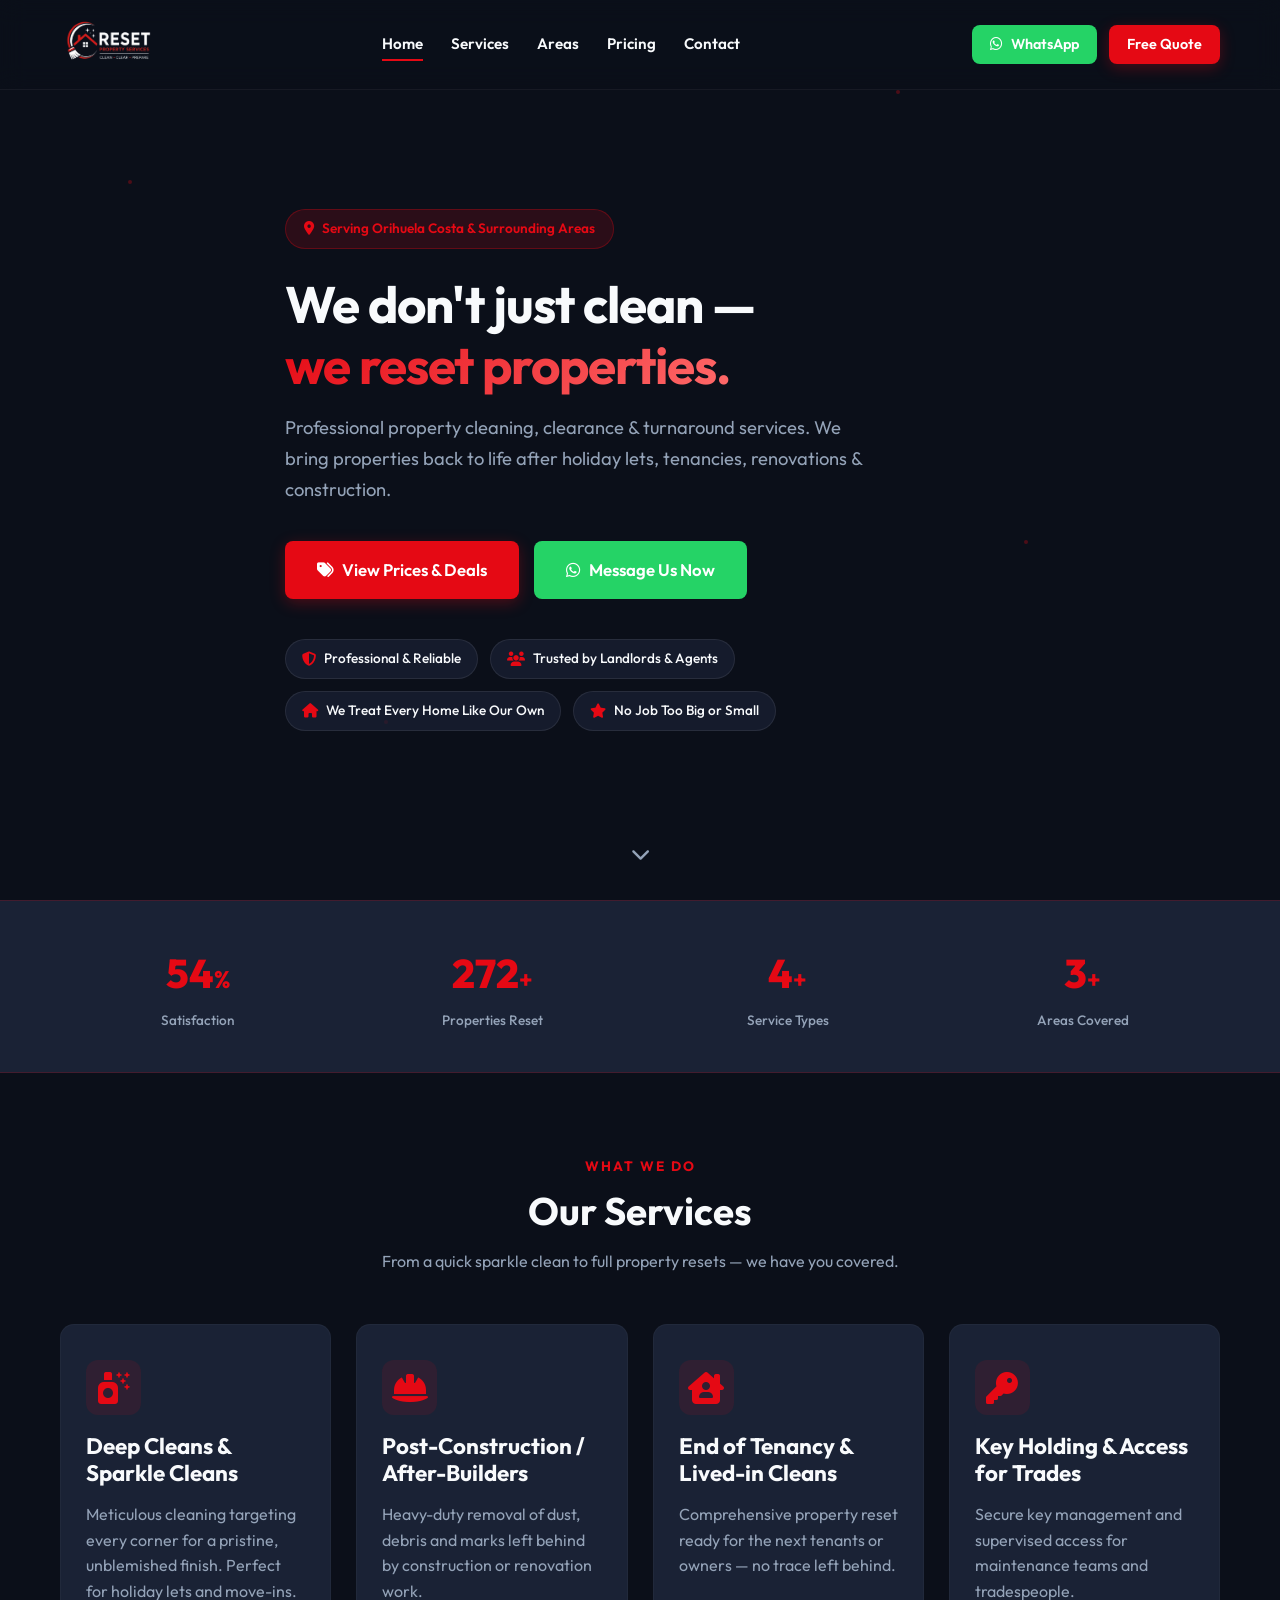
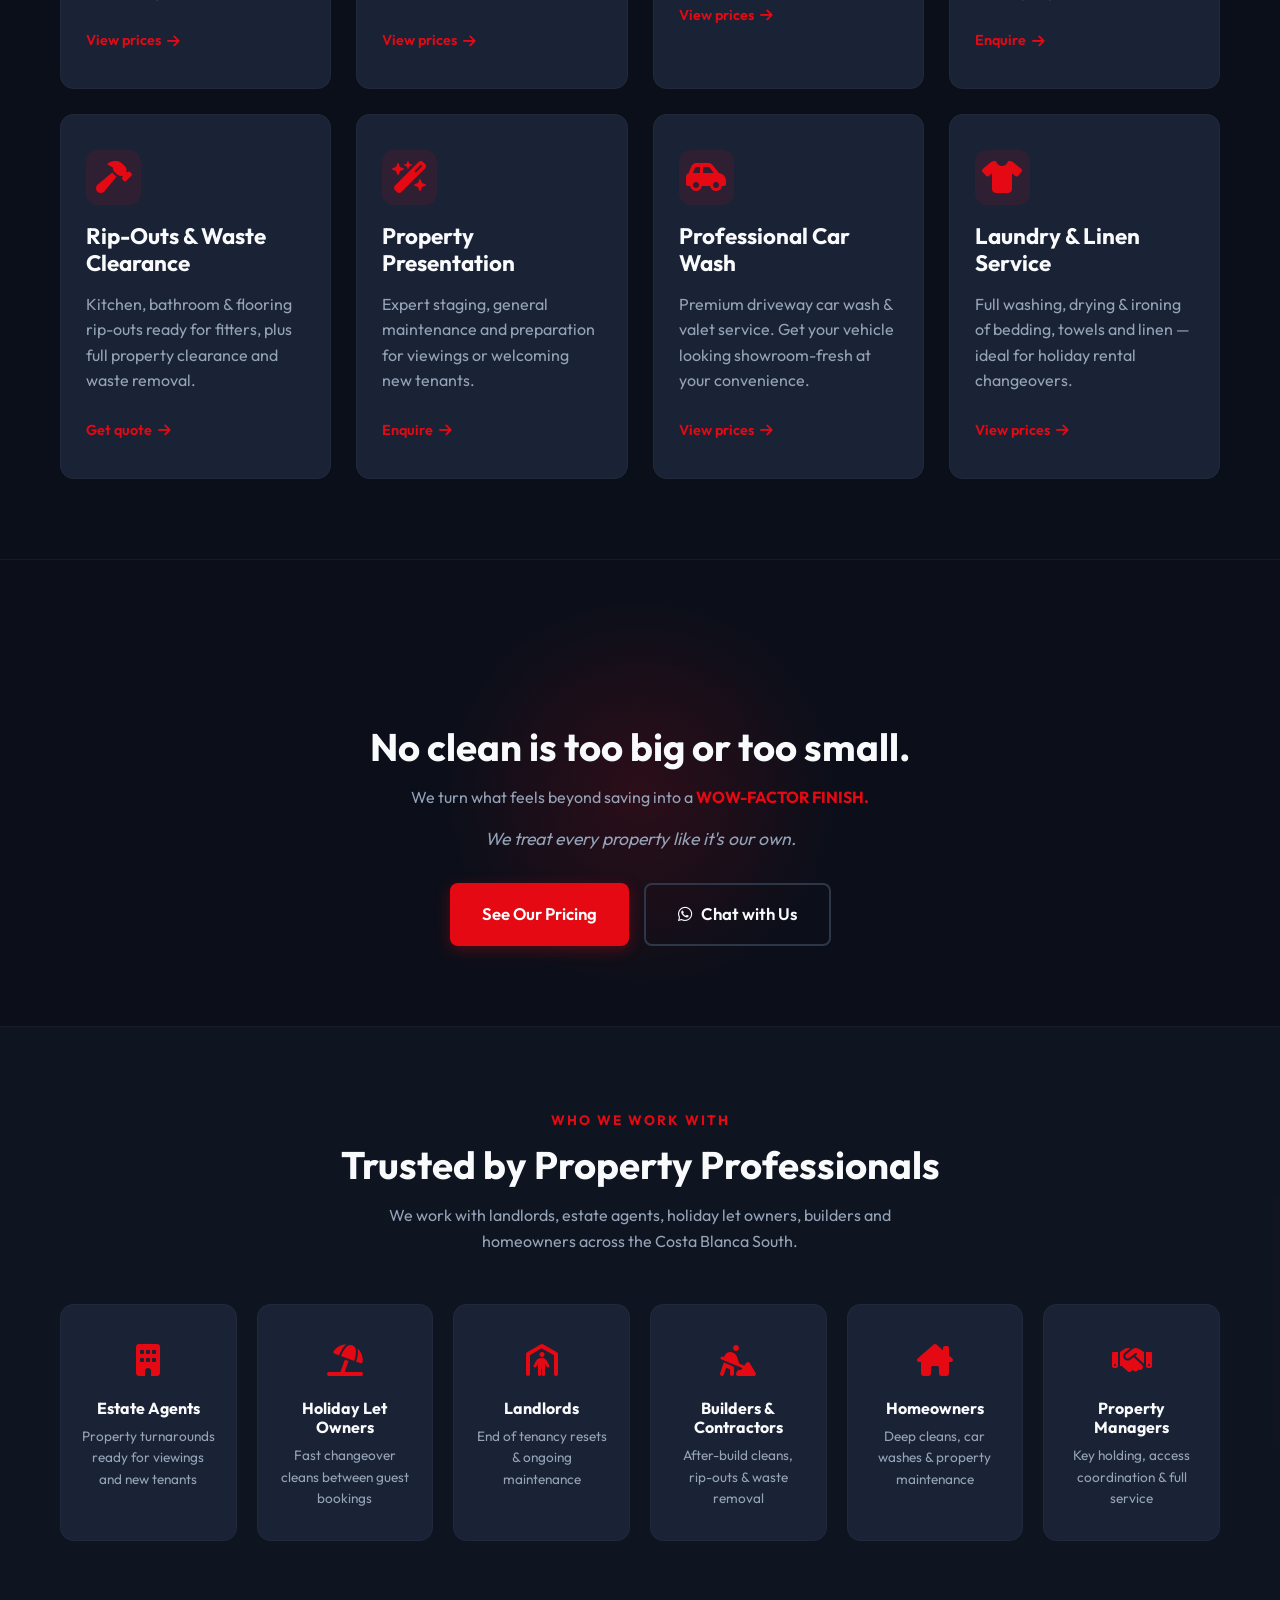
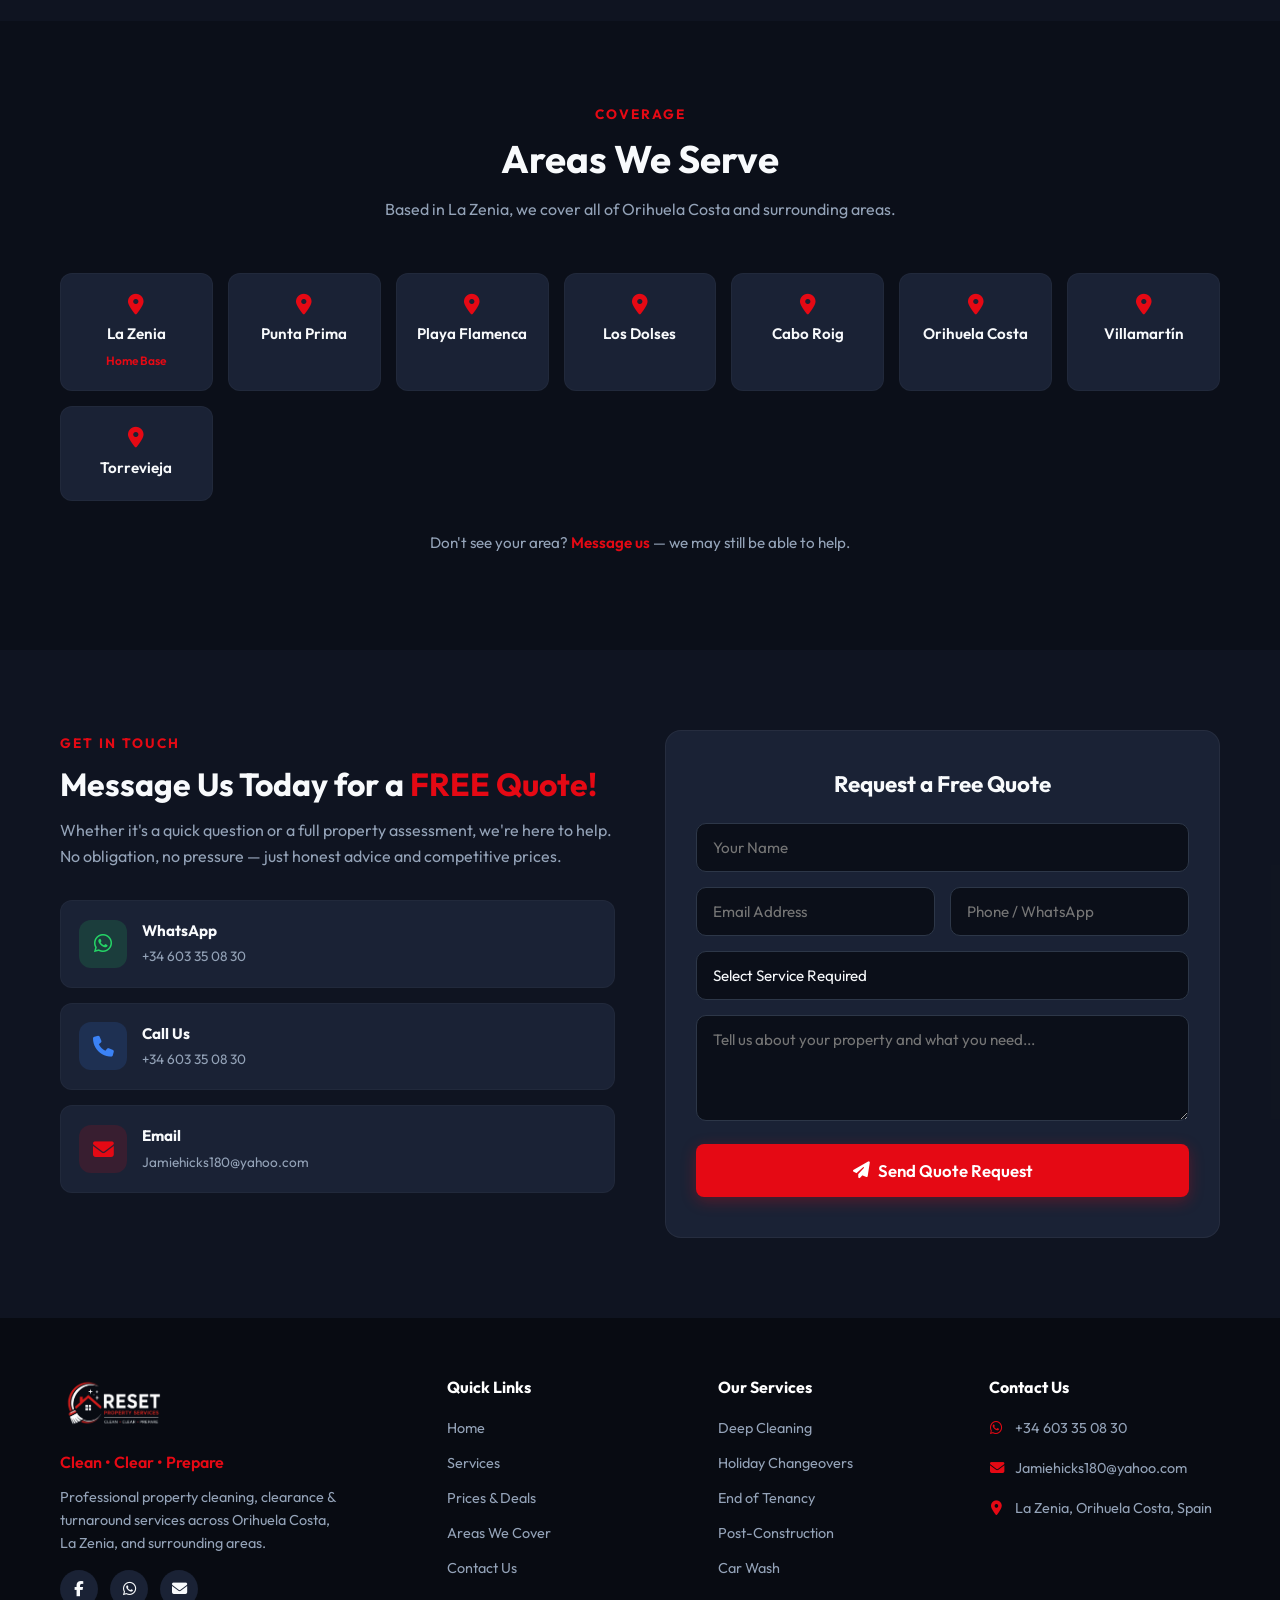
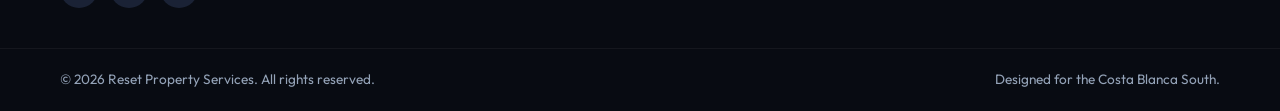
<file: index.html>
<!DOCTYPE html>
<html lang="en">
<head>
    <meta charset="UTF-8">
    <meta name="viewport" content="width=device-width, initial-scale=1.0">
    <title>Reset Property Services | Professional Cleaning & Property Turnaround — Orihuela Costa</title>
    <meta name="description" content="Professional property cleaning, clearance &amp; turnaround services in La Zenia, Punta Prima, Playa Flamenca, Los Dolses, Cabo Roig and all Orihuela Costa. We reset properties to WOW-factor finish.">
    <link rel="stylesheet" href="style.css">
    <link href="https://fonts.googleapis.com/css2?family=Outfit:wght@300;400;500;600;700;800;900&display=swap" rel="stylesheet">
    <link rel="stylesheet" href="https://cdnjs.cloudflare.com/ajax/libs/font-awesome/6.5.0/css/all.min.css">
</head>
<body>

    <!-- Navigation -->
    <nav class="navbar" id="navbar">
        <div class="container nav-container">
            <a href="index.html" class="logo">
                <img src="logo.png" alt="Reset Property Services Logo" class="logo-img">
            </a>
            
            <div class="nav-links">
                <a href="index.html" class="active">Home</a>
                <a href="#services">Services</a>
                <a href="#areas">Areas</a>
                <a href="prices.html">Pricing</a>
                <a href="#contact">Contact</a>
            </div>
            
            <div class="nav-contact">
                <a href="https://wa.me/34603350830" class="btn btn-whatsapp btn-sm" target="_blank">
                    <i class="fab fa-whatsapp"></i> WhatsApp
                </a>
                <a href="#contact" class="btn btn-primary btn-sm">Free Quote</a>
            </div>

            <button class="mobile-toggle" id="mobileToggle" aria-label="Open menu">
                <span></span><span></span><span></span>
            </button>
        </div>
    </nav>

    <!-- Mobile Menu -->
    <div class="mobile-menu" id="mobileMenu">
        <button class="mobile-close" id="mobileClose" aria-label="Close menu"><i class="fas fa-times"></i></button>
        <div class="mobile-brand">
            <img src="logo.png" alt="Reset Property Services" class="mobile-logo">
        </div>
        <div class="mobile-links">
            <a href="index.html" class="active">Home</a>
            <a href="#services">Services</a>
            <a href="#areas">Areas We Cover</a>
            <a href="prices.html">Pricing & Deals</a>
            <a href="#contact">Contact</a>
        </div>
        <div class="mobile-bottom">
            <a href="https://wa.me/34603350830" class="btn btn-whatsapp full-width" target="_blank"><i class="fab fa-whatsapp"></i> +34 603 35 08 30</a>
            <a href="mailto:Jamiehicks180@yahoo.com" class="btn btn-outline full-width"><i class="fas fa-envelope"></i> Email Us</a>
        </div>
    </div>
    <div class="mobile-overlay" id="mobileOverlay"></div>

    <!-- Hero Section -->
    <header class="hero">
        <div class="hero-bg"></div>
        <div class="hero-overlay"></div>
        
        <!-- Floating particles -->
        <div class="particles">
            <div class="particle"></div>
            <div class="particle"></div>
            <div class="particle"></div>
            <div class="particle"></div>
            <div class="particle"></div>
        </div>

        <div class="container hero-content">
            <div class="hero-badge animate-up">
                <i class="fas fa-map-marker-alt"></i> Serving Orihuela Costa & Surrounding Areas
            </div>
            <h1 class="animate-up delay-1">We don't just clean —<br><span class="text-gradient">we reset properties.</span></h1>
            <p class="hero-sub animate-up delay-2">Professional property cleaning, clearance & turnaround services. We bring properties back to life after holiday lets, tenancies, renovations & construction.</p>
            <div class="hero-actions animate-up delay-3">
                <a href="prices.html" class="btn btn-primary btn-large"><i class="fas fa-tags"></i> View Prices & Deals</a>
                <a href="https://wa.me/34603350830" class="btn btn-whatsapp btn-large" target="_blank"><i class="fab fa-whatsapp"></i> Message Us Now</a>
            </div>
            <div class="trust-row animate-up delay-4">
                <div class="trust-item">
                    <i class="fas fa-shield-alt"></i>
                    <span>Professional & Reliable</span>
                </div>
                <div class="trust-item">
                    <i class="fas fa-users"></i>
                    <span>Trusted by Landlords & Agents</span>
                </div>
                <div class="trust-item">
                    <i class="fas fa-home"></i>
                    <span>We Treat Every Home Like Our Own</span>
                </div>
                <div class="trust-item">
                    <i class="fas fa-star"></i>
                    <span>No Job Too Big or Small</span>
                </div>
            </div>
        </div>

        <div class="hero-scroll">
            <a href="#services"><i class="fas fa-chevron-down"></i></a>
        </div>
    </header>

    <!-- Stats Counter -->
    <section class="stats-bar">
        <div class="container stats-container">
            <div class="stat-item">
                <span class="stat-number" data-target="100">0</span><span class="stat-suffix">%</span>
                <span class="stat-label">Satisfaction</span>
            </div>
            <div class="stat-item">
                <span class="stat-number" data-target="500">0</span><span class="stat-suffix">+</span>
                <span class="stat-label">Properties Reset</span>
            </div>
            <div class="stat-item">
                <span class="stat-number" data-target="8">0</span><span class="stat-suffix">+</span>
                <span class="stat-label">Service Types</span>
            </div>
            <div class="stat-item">
                <span class="stat-number" data-target="6">0</span><span class="stat-suffix">+</span>
                <span class="stat-label">Areas Covered</span>
            </div>
        </div>
    </section>

    <!-- Services Section -->
    <section id="services" class="services-section">
        <div class="container">
            <div class="section-header text-center">
                <span class="section-tag">What We Do</span>
                <h2>Our Services</h2>
                <p>From a quick sparkle clean to full property resets — we have you covered.</p>
            </div>

            <div class="services-grid">
                <div class="service-card reveal">
                    <div class="service-icon-wrap">
                        <i class="fas fa-spray-can-sparkles"></i>
                    </div>
                    <h3>Deep Cleans & Sparkle Cleans</h3>
                    <p>Meticulous cleaning targeting every corner for a pristine, unblemished finish. Perfect for holiday lets and move-ins.</p>
                    <a href="prices.html" class="card-link">View prices <i class="fas fa-arrow-right"></i></a>
                </div>
                <div class="service-card reveal">
                    <div class="service-icon-wrap">
                        <i class="fas fa-helmet-safety"></i>
                    </div>
                    <h3>Post-Construction / After-Builders</h3>
                    <p>Heavy-duty removal of dust, debris and marks left behind by construction or renovation work.</p>
                    <a href="prices.html" class="card-link">View prices <i class="fas fa-arrow-right"></i></a>
                </div>
                <div class="service-card reveal">
                    <div class="service-icon-wrap">
                        <i class="fas fa-house-chimney-user"></i>
                    </div>
                    <h3>End of Tenancy & Lived-in Cleans</h3>
                    <p>Comprehensive property reset ready for the next tenants or owners — no trace left behind.</p>
                    <a href="prices.html" class="card-link">View prices <i class="fas fa-arrow-right"></i></a>
                </div>
                <div class="service-card reveal">
                    <div class="service-icon-wrap">
                        <i class="fas fa-key"></i>
                    </div>
                    <h3>Key Holding & Access for Trades</h3>
                    <p>Secure key management and supervised access for maintenance teams and tradespeople.</p>
                    <a href="#contact" class="card-link">Enquire <i class="fas fa-arrow-right"></i></a>
                </div>
                <div class="service-card reveal">
                    <div class="service-icon-wrap">
                        <i class="fas fa-hammer"></i>
                    </div>
                    <h3>Rip-Outs & Waste Clearance</h3>
                    <p>Kitchen, bathroom & flooring rip-outs ready for fitters, plus full property clearance and waste removal.</p>
                    <a href="#contact" class="card-link">Get quote <i class="fas fa-arrow-right"></i></a>
                </div>
                <div class="service-card reveal">
                    <div class="service-icon-wrap">
                        <i class="fas fa-wand-magic-sparkles"></i>
                    </div>
                    <h3>Property Presentation</h3>
                    <p>Expert staging, general maintenance and preparation for viewings or welcoming new tenants.</p>
                    <a href="#contact" class="card-link">Enquire <i class="fas fa-arrow-right"></i></a>
                </div>
                <div class="service-card reveal">
                    <div class="service-icon-wrap">
                        <i class="fas fa-car-side"></i>
                    </div>
                    <h3>Professional Car Wash</h3>
                    <p>Premium driveway car wash & valet service. Get your vehicle looking showroom-fresh at your convenience.</p>
                    <a href="prices.html" class="card-link">View prices <i class="fas fa-arrow-right"></i></a>
                </div>
                <div class="service-card reveal">
                    <div class="service-icon-wrap">
                        <i class="fas fa-shirt"></i>
                    </div>
                    <h3>Laundry & Linen Service</h3>
                    <p>Full washing, drying & ironing of bedding, towels and linen — ideal for holiday rental changeovers.</p>
                    <a href="prices.html" class="card-link">View prices <i class="fas fa-arrow-right"></i></a>
                </div>
            </div>
        </div>
    </section>

    <!-- CTA Banner -->
    <section class="cta-banner">
        <div class="cta-glow"></div>
        <div class="container cta-container">
            <div class="cta-icon"><i class="fas fa-sparkles"></i></div>
            <h2>No clean is too big or too small.</h2>
            <p>We turn what feels beyond saving into a <strong class="text-red">WOW-FACTOR FINISH.</strong></p>
            <p class="cta-sub">We treat every property like it's our own.</p>
            <div class="cta-actions">
                <a href="prices.html" class="btn btn-primary btn-large">See Our Pricing</a>
                <a href="https://wa.me/34603350830" class="btn btn-outline btn-large" target="_blank"><i class="fab fa-whatsapp"></i> Chat with Us</a>
            </div>
        </div>
    </section>

    <!-- Who We Work With -->
    <section class="clients-section">
        <div class="container">
            <div class="section-header text-center">
                <span class="section-tag">Who We Work With</span>
                <h2>Trusted by Property Professionals</h2>
                <p>We work with landlords, estate agents, holiday let owners, builders and homeowners across the Costa Blanca South.</p>
            </div>
            <div class="clients-grid">
                <div class="client-card reveal">
                    <div class="client-icon"><i class="fas fa-building"></i></div>
                    <h4>Estate Agents</h4>
                    <p>Property turnarounds ready for viewings and new tenants</p>
                </div>
                <div class="client-card reveal">
                    <div class="client-icon"><i class="fas fa-umbrella-beach"></i></div>
                    <h4>Holiday Let Owners</h4>
                    <p>Fast changeover cleans between guest bookings</p>
                </div>
                <div class="client-card reveal">
                    <div class="client-icon"><i class="fas fa-person-shelter"></i></div>
                    <h4>Landlords</h4>
                    <p>End of tenancy resets & ongoing maintenance</p>
                </div>
                <div class="client-card reveal">
                    <div class="client-icon"><i class="fas fa-person-digging"></i></div>
                    <h4>Builders & Contractors</h4>
                    <p>After-build cleans, rip-outs & waste removal</p>
                </div>
                <div class="client-card reveal">
                    <div class="client-icon"><i class="fas fa-house-chimney"></i></div>
                    <h4>Homeowners</h4>
                    <p>Deep cleans, car washes & property maintenance</p>
                </div>
                <div class="client-card reveal">
                    <div class="client-icon"><i class="fas fa-handshake"></i></div>
                    <h4>Property Managers</h4>
                    <p>Key holding, access coordination & full service</p>
                </div>
            </div>
        </div>
    </section>

    <!-- Areas We Cover -->
    <section id="areas" class="areas-section">
        <div class="container">
            <div class="section-header text-center">
                <span class="section-tag">Coverage</span>
                <h2>Areas We Serve</h2>
                <p>Based in La Zenia, we cover all of Orihuela Costa and surrounding areas.</p>
            </div>
            <div class="areas-grid">
                <div class="area-card reveal">
                    <i class="fas fa-location-dot"></i>
                    <span>La Zenia</span>
                    <small>Home Base</small>
                </div>
                <div class="area-card reveal">
                    <i class="fas fa-location-dot"></i>
                    <span>Punta Prima</span>
                </div>
                <div class="area-card reveal">
                    <i class="fas fa-location-dot"></i>
                    <span>Playa Flamenca</span>
                </div>
                <div class="area-card reveal">
                    <i class="fas fa-location-dot"></i>
                    <span>Los Dolses</span>
                </div>
                <div class="area-card reveal">
                    <i class="fas fa-location-dot"></i>
                    <span>Cabo Roig</span>
                </div>
                <div class="area-card reveal">
                    <i class="fas fa-location-dot"></i>
                    <span>Orihuela Costa</span>
                </div>
                <div class="area-card reveal">
                    <i class="fas fa-location-dot"></i>
                    <span>Villamartín</span>
                </div>
                <div class="area-card reveal">
                    <i class="fas fa-location-dot"></i>
                    <span>Torrevieja</span>
                </div>
            </div>
            <p class="text-center area-note">Don't see your area? <a href="https://wa.me/34603350830" class="text-red">Message us</a> — we may still be able to help.</p>
        </div>
    </section>

    <!-- Contact / Quote Form Section -->
    <section id="contact" class="contact-section">
        <div class="container contact-container">
            <div class="contact-info">
                <span class="section-tag">Get In Touch</span>
                <h2>Message Us Today for a <span class="text-red">FREE Quote!</span></h2>
                <p>Whether it's a quick question or a full property assessment, we're here to help. No obligation, no pressure — just honest advice and competitive prices.</p>
                
                <div class="contact-methods">
                    <a href="https://wa.me/34603350830" class="contact-method" target="_blank">
                        <div class="method-icon whatsapp"><i class="fab fa-whatsapp"></i></div>
                        <div>
                            <strong>WhatsApp</strong>
                            <span>+34 603 35 08 30</span>
                        </div>
                    </a>
                    <a href="tel:+34603350830" class="contact-method">
                        <div class="method-icon phone"><i class="fas fa-phone"></i></div>
                        <div>
                            <strong>Call Us</strong>
                            <span>+34 603 35 08 30</span>
                        </div>
                    </a>
                    <a href="mailto:Jamiehicks180@yahoo.com" class="contact-method">
                        <div class="method-icon email"><i class="fas fa-envelope"></i></div>
                        <div>
                            <strong>Email</strong>
                            <span>Jamiehicks180@yahoo.com</span>
                        </div>
                    </a>
                </div>
            </div>
            <div class="contact-form-wrap">
                <form class="contact-form" id="contactForm">
                    <h3>Request a Free Quote</h3>
                    <div class="form-group">
                        <input type="text" id="formName" placeholder="Your Name" required>
                    </div>
                    <div class="form-row">
                        <div class="form-group">
                            <input type="email" id="formEmail" placeholder="Email Address" required>
                        </div>
                        <div class="form-group">
                            <input type="tel" id="formPhone" placeholder="Phone / WhatsApp">
                        </div>
                    </div>
                    <div class="form-group">
                        <select id="formService" required>
                            <option value="" disabled selected>Select Service Required</option>
                            <option value="deep-clean">Deep / Sparkle Clean</option>
                            <option value="holiday-changeover">Holiday Let Changeover</option>
                            <option value="end-tenancy">End of Tenancy Clean</option>
                            <option value="post-construction">Post-Construction Clean</option>
                            <option value="rip-out">Rip-Out / Clearance</option>
                            <option value="key-holding">Key Holding</option>
                            <option value="property-presentation">Property Presentation</option>
                            <option value="car-wash">Car Wash / Valet</option>
                            <option value="laundry">Laundry & Linen</option>
                            <option value="other">Other / Multiple Services</option>
                        </select>
                    </div>
                    <div class="form-group">
                        <textarea id="formMessage" placeholder="Tell us about your property and what you need..." rows="4"></textarea>
                    </div>
                    <button type="submit" class="btn btn-primary full-width btn-large">
                        <i class="fas fa-paper-plane"></i> Send Quote Request
                    </button>
                </form>
            </div>
        </div>
    </section>

    <!-- Footer -->
    <footer class="footer">
        <div class="container footer-container">
            <div class="footer-brand">
                <img src="logo.png" alt="Reset Property Services" class="footer-logo">
                <p class="footer-tagline">Clean • Clear • Prepare</p>
                <p class="footer-desc">Professional property cleaning, clearance & turnaround services across Orihuela Costa, La Zenia, and surrounding areas.</p>
                <div class="footer-social">
                    <a href="https://www.facebook.com/share/1JRGWXxmpa/?mibextid=wwXIfr" target="_blank" aria-label="Facebook"><i class="fab fa-facebook-f"></i></a>
                    <a href="https://wa.me/34603350830" target="_blank" aria-label="WhatsApp"><i class="fab fa-whatsapp"></i></a>
                    <a href="mailto:Jamiehicks180@yahoo.com" aria-label="Email"><i class="fas fa-envelope"></i></a>
                </div>
            </div>
            <div class="footer-col">
                <h4>Quick Links</h4>
                <a href="index.html">Home</a>
                <a href="#services">Services</a>
                <a href="prices.html">Prices & Deals</a>
                <a href="#areas">Areas We Cover</a>
                <a href="#contact">Contact Us</a>
            </div>
            <div class="footer-col">
                <h4>Our Services</h4>
                <a href="prices.html">Deep Cleaning</a>
                <a href="prices.html">Holiday Changeovers</a>
                <a href="prices.html">End of Tenancy</a>
                <a href="prices.html">Post-Construction</a>
                <a href="prices.html">Car Wash</a>
            </div>
            <div class="footer-col">
                <h4>Contact Us</h4>
                <div class="footer-contact-item">
                    <i class="fab fa-whatsapp"></i>
                    <a href="https://wa.me/34603350830">+34 603 35 08 30</a>
                </div>
                <div class="footer-contact-item">
                    <i class="fas fa-envelope"></i>
                    <a href="mailto:Jamiehicks180@yahoo.com">Jamiehicks180@yahoo.com</a>
                </div>
                <div class="footer-contact-item">
                    <i class="fas fa-map-marker-alt"></i>
                    <span>La Zenia, Orihuela Costa, Spain</span>
                </div>
            </div>
        </div>
        <div class="footer-bottom">
            <div class="container footer-bottom-inner">
                <p>&copy; 2026 Reset Property Services. All rights reserved.</p>
                <p>Designed for the Costa Blanca South.</p>
            </div>
        </div>
    </footer>

    <script src="app.js"></script>
</body>
</html>
</file>
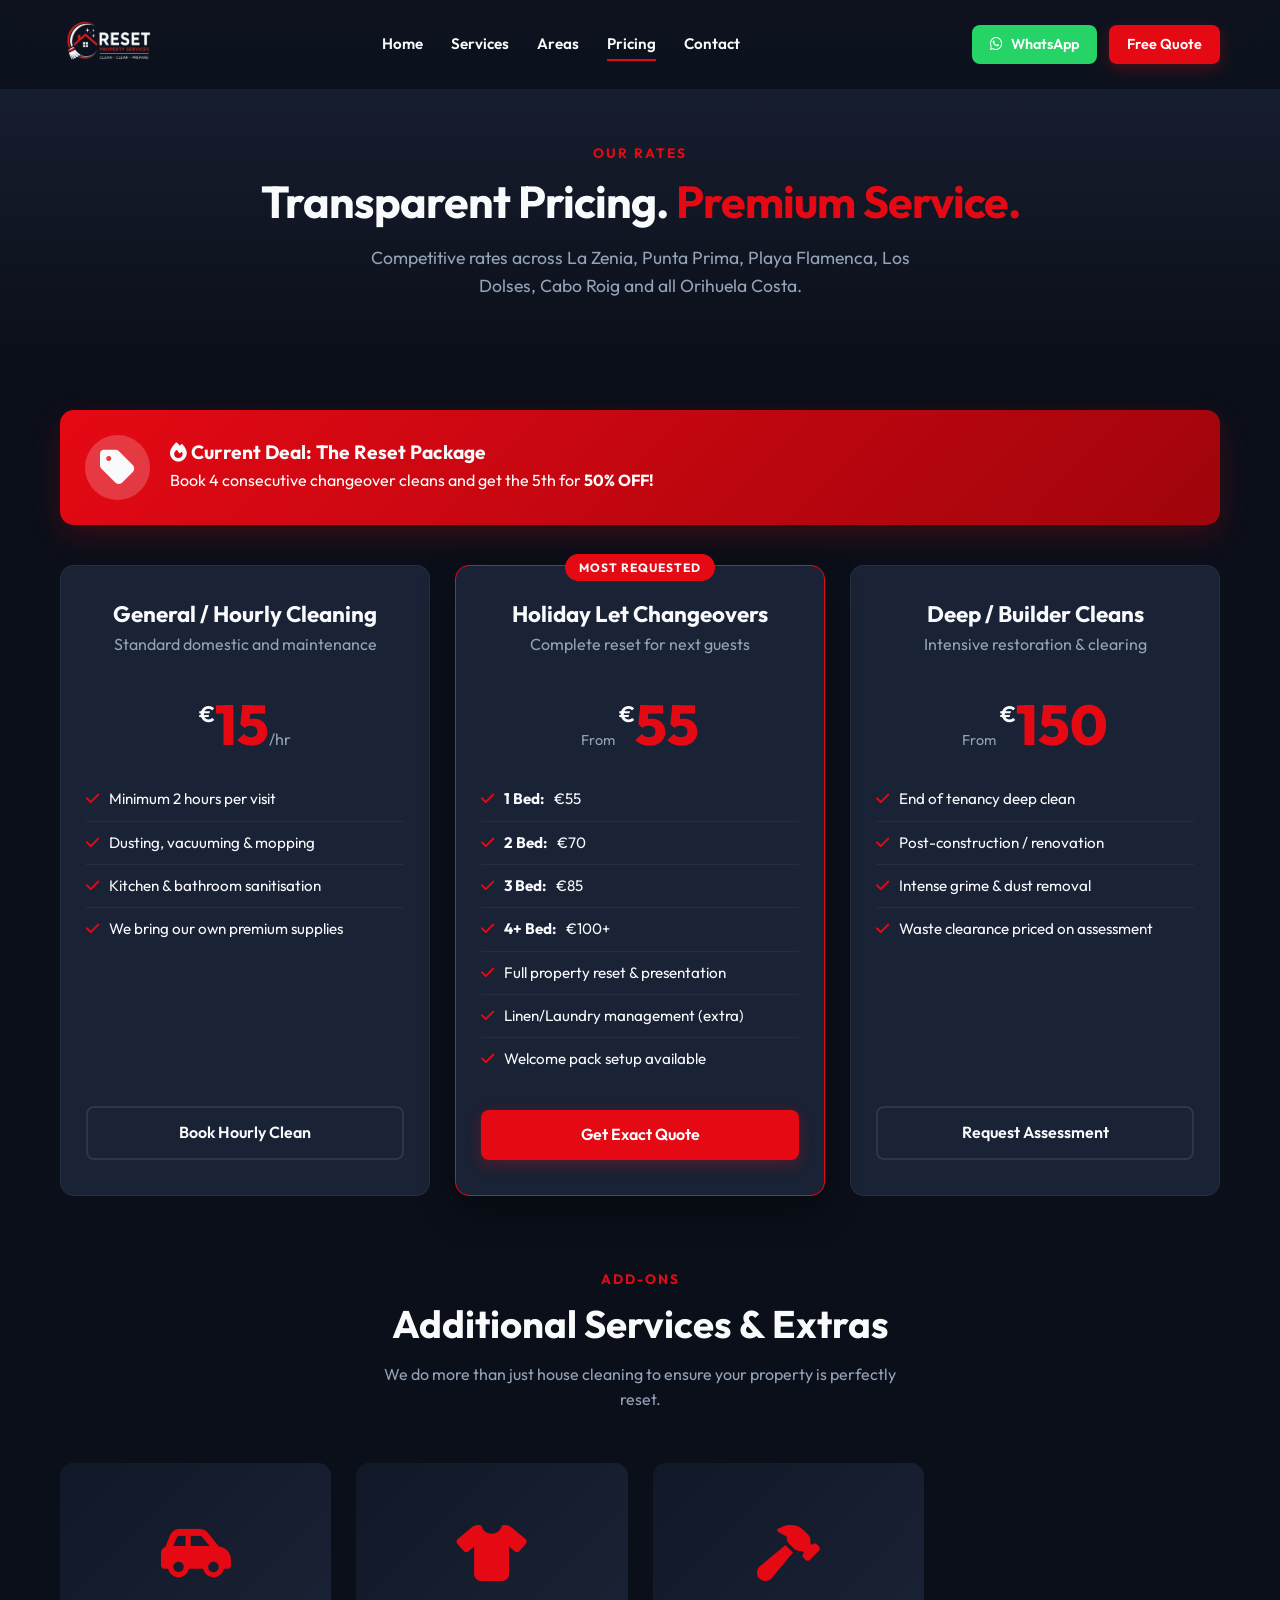
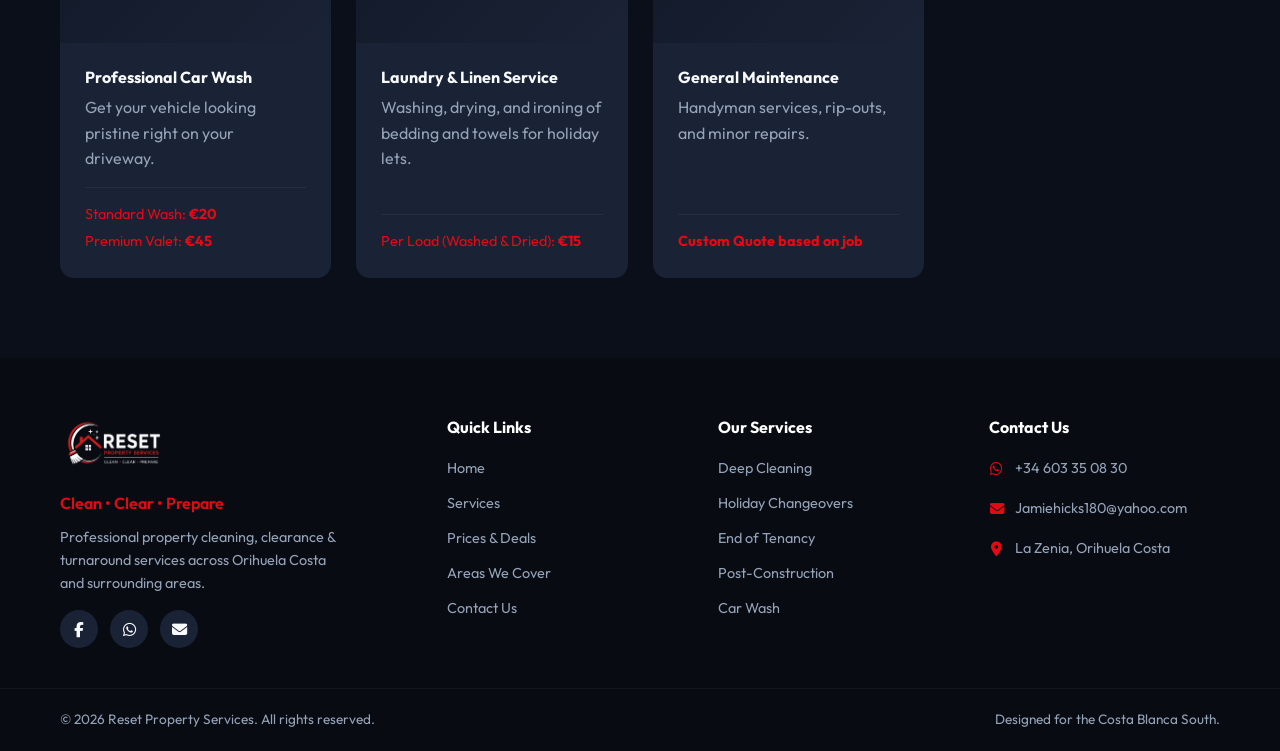
<file: prices.html>
<!DOCTYPE html>
<html lang="en">
<head>
    <meta charset="UTF-8">
    <meta name="viewport" content="width=device-width, initial-scale=1.0">
    <title>Prices & Deals | Reset Property Services</title>
    <meta name="description" content="Transparent pricing for professional cleaning, turnaround services, and car wash in Orihuela Costa, Spain.">
    <link rel="stylesheet" href="style.css">
    <link href="https://fonts.googleapis.com/css2?family=Outfit:wght@300;400;500;600;700;800;900&display=swap" rel="stylesheet">
    <link rel="stylesheet" href="https://cdnjs.cloudflare.com/ajax/libs/font-awesome/6.5.0/css/all.min.css">
</head>
<body>

    <nav class="navbar" id="navbar">
        <div class="container nav-container">
            <a href="index.html" class="logo">
                <img src="logo.png" alt="Reset Property Services Logo" class="logo-img">
            </a>
            <div class="nav-links">
                <a href="index.html">Home</a>
                <a href="index.html#services">Services</a>
                <a href="index.html#areas">Areas</a>
                <a href="prices.html" class="active">Pricing</a>
                <a href="index.html#contact">Contact</a>
            </div>
            <div class="nav-contact">
                <a href="https://wa.me/34603350830" class="btn btn-whatsapp btn-sm" target="_blank"><i class="fab fa-whatsapp"></i> WhatsApp</a>
                <a href="index.html#contact" class="btn btn-primary btn-sm">Free Quote</a>
            </div>
            <button class="mobile-toggle" id="mobileToggle" aria-label="Open menu">
                <span></span><span></span><span></span>
            </button>
        </div>
    </nav>

    <div class="mobile-menu" id="mobileMenu">
        <button class="mobile-close" id="mobileClose" aria-label="Close menu"><i class="fas fa-times"></i></button>
        <div class="mobile-brand"><img src="logo.png" alt="Reset Property Services" class="mobile-logo"></div>
        <div class="mobile-links">
            <a href="index.html">Home</a>
            <a href="index.html#services">Services</a>
            <a href="index.html#areas">Areas We Cover</a>
            <a href="prices.html" class="active">Pricing & Deals</a>
            <a href="index.html#contact">Contact</a>
        </div>
        <div class="mobile-bottom">
            <a href="https://wa.me/34603350830" class="btn btn-whatsapp full-width" target="_blank"><i class="fab fa-whatsapp"></i> +34 603 35 08 30</a>
            <a href="mailto:Jamiehicks180@yahoo.com" class="btn btn-outline full-width"><i class="fas fa-envelope"></i> Email Us</a>
        </div>
    </div>
    <div class="mobile-overlay" id="mobileOverlay"></div>

    <header class="page-header">
        <div class="container">
            <span class="section-tag">Our Rates</span>
            <h1>Transparent Pricing. <span class="text-red">Premium Service.</span></h1>
            <p>Competitive rates across La Zenia, Punta Prima, Playa Flamenca, Los Dolses, Cabo Roig and all Orihuela Costa.</p>
        </div>
    </header>

    <section class="pricing-section">
        <div class="container">

            <div class="deals-banner">
                <div class="deal-icon"><i class="fas fa-tag"></i></div>
                <div class="deal-content">
                    <h3><i class="fas fa-fire"></i> Current Deal: The Reset Package</h3>
                    <p>Book 4 consecutive changeover cleans and get the 5th for <strong>50% OFF!</strong></p>
                </div>
            </div>

            <div class="pricing-grid">
                <div class="price-card">
                    <div class="card-header">
                        <h3>General / Hourly Cleaning</h3>
                        <p>Standard domestic and maintenance</p>
                    </div>
                    <div class="price-amount">
                        <span class="currency">€</span><span class="amount">15</span><span class="period">/hr</span>
                    </div>
                    <ul class="price-features">
                        <li><i class="fas fa-check"></i> Minimum 2 hours per visit</li>
                        <li><i class="fas fa-check"></i> Dusting, vacuuming & mopping</li>
                        <li><i class="fas fa-check"></i> Kitchen & bathroom sanitisation</li>
                        <li><i class="fas fa-check"></i> We bring our own premium supplies</li>
                    </ul>
                    <a href="https://wa.me/34603350830" class="btn btn-outline full-width">Book Hourly Clean</a>
                </div>

                <div class="price-card popular" style="position:relative">
                    <div class="popular-badge">Most Requested</div>
                    <div class="card-header">
                        <h3>Holiday Let Changeovers</h3>
                        <p>Complete reset for next guests</p>
                    </div>
                    <div class="price-amount">
                        <span class="from">From</span><span class="currency">€</span><span class="amount">55</span>
                    </div>
                    <ul class="price-features">
                        <li><i class="fas fa-check"></i> <strong>1 Bed:</strong> €55</li>
                        <li><i class="fas fa-check"></i> <strong>2 Bed:</strong> €70</li>
                        <li><i class="fas fa-check"></i> <strong>3 Bed:</strong> €85</li>
                        <li><i class="fas fa-check"></i> <strong>4+ Bed:</strong> €100+</li>
                        <li><i class="fas fa-check"></i> Full property reset & presentation</li>
                        <li><i class="fas fa-check"></i> Linen/Laundry management (extra)</li>
                        <li><i class="fas fa-check"></i> Welcome pack setup available</li>
                    </ul>
                    <a href="https://wa.me/34603350830" class="btn btn-primary full-width">Get Exact Quote</a>
                </div>

                <div class="price-card">
                    <div class="card-header">
                        <h3>Deep / Builder Cleans</h3>
                        <p>Intensive restoration & clearing</p>
                    </div>
                    <div class="price-amount">
                        <span class="from">From</span><span class="currency">€</span><span class="amount">150</span>
                    </div>
                    <ul class="price-features">
                        <li><i class="fas fa-check"></i> End of tenancy deep clean</li>
                        <li><i class="fas fa-check"></i> Post-construction / renovation</li>
                        <li><i class="fas fa-check"></i> Intense grime & dust removal</li>
                        <li><i class="fas fa-check"></i> Waste clearance priced on assessment</li>
                    </ul>
                    <a href="https://wa.me/34603350830" class="btn btn-outline full-width">Request Assessment</a>
                </div>
            </div>

            <div class="extras-section">
                <div class="section-header text-center">
                    <span class="section-tag">Add-Ons</span>
                    <h2>Additional Services & Extras</h2>
                    <p>We do more than just house cleaning to ensure your property is perfectly reset.</p>
                </div>
                <div class="extras-grid">
                    <div class="extra-card">
                        <div class="icon-placeholder" style="background:linear-gradient(135deg,#111827,#1a2235)"><i class="fas fa-car-side" style="color:var(--red)"></i></div>
                        <div class="extra-info">
                            <h4>Professional Car Wash</h4>
                            <p>Get your vehicle looking pristine right on your driveway.</p>
                            <div class="extra-price">
                                <span>Standard Wash: <strong>€20</strong></span>
                                <span>Premium Valet: <strong>€45</strong></span>
                            </div>
                        </div>
                    </div>
                    <div class="extra-card">
                        <div class="icon-placeholder" style="background:linear-gradient(135deg,#111827,#1a2235)"><i class="fas fa-shirt" style="color:var(--red)"></i></div>
                        <div class="extra-info">
                            <h4>Laundry & Linen Service</h4>
                            <p>Washing, drying, and ironing of bedding and towels for holiday lets.</p>
                            <div class="extra-price">
                                <span>Per Load (Washed & Dried): <strong>€15</strong></span>
                            </div>
                        </div>
                    </div>
                    <div class="extra-card">
                        <div class="icon-placeholder" style="background:linear-gradient(135deg,#111827,#1a2235)"><i class="fas fa-hammer" style="color:var(--red)"></i></div>
                        <div class="extra-info">
                            <h4>General Maintenance</h4>
                            <p>Handyman services, rip-outs, and minor repairs.</p>
                            <div class="extra-price">
                                <span><strong>Custom Quote based on job</strong></span>
                            </div>
                        </div>
                    </div>
                </div>
            </div>

        </div>
    </section>

    <footer class="footer">
        <div class="container footer-container">
            <div class="footer-brand">
                <img src="logo.png" alt="Reset Property Services" class="footer-logo">
                <p class="footer-tagline">Clean • Clear • Prepare</p>
                <p class="footer-desc">Professional property cleaning, clearance & turnaround services across Orihuela Costa and surrounding areas.</p>
                <div class="footer-social">
                    <a href="https://www.facebook.com/share/1JRGWXxmpa/?mibextid=wwXIfr" target="_blank" aria-label="Facebook"><i class="fab fa-facebook-f"></i></a>
                    <a href="https://wa.me/34603350830" target="_blank" aria-label="WhatsApp"><i class="fab fa-whatsapp"></i></a>
                    <a href="mailto:Jamiehicks180@yahoo.com" aria-label="Email"><i class="fas fa-envelope"></i></a>
                </div>
            </div>
            <div class="footer-col">
                <h4>Quick Links</h4>
                <a href="index.html">Home</a>
                <a href="index.html#services">Services</a>
                <a href="prices.html">Prices & Deals</a>
                <a href="index.html#areas">Areas We Cover</a>
                <a href="index.html#contact">Contact Us</a>
            </div>
            <div class="footer-col">
                <h4>Our Services</h4>
                <a href="prices.html">Deep Cleaning</a>
                <a href="prices.html">Holiday Changeovers</a>
                <a href="prices.html">End of Tenancy</a>
                <a href="prices.html">Post-Construction</a>
                <a href="prices.html">Car Wash</a>
            </div>
            <div class="footer-col">
                <h4>Contact Us</h4>
                <div class="footer-contact-item"><i class="fab fa-whatsapp"></i><a href="https://wa.me/34603350830">+34 603 35 08 30</a></div>
                <div class="footer-contact-item"><i class="fas fa-envelope"></i><a href="mailto:Jamiehicks180@yahoo.com">Jamiehicks180@yahoo.com</a></div>
                <div class="footer-contact-item"><i class="fas fa-map-marker-alt"></i><span>La Zenia, Orihuela Costa</span></div>
            </div>
        </div>
        <div class="footer-bottom">
            <div class="container footer-bottom-inner">
                <p>&copy; 2026 Reset Property Services. All rights reserved.</p>
                <p>Designed for the Costa Blanca South.</p>
            </div>
        </div>
    </footer>

    <script src="app.js"></script>
</body>
</html>
</file>
<file: style.css>
:root{--bg:#0B0F19;--card:#1A2235;--card-h:#232D45;--red:#E50914;--red-h:#C40610;--txt:#F8FAFC;--muted:#94A3B8;--border:#2D3748;--font:'Outfit',sans-serif;--ease:all .3s ease}
*{margin:0;padding:0;box-sizing:border-box}
html{overflow-x:hidden;width:100%}
body{font-family:var(--font);background:var(--bg);color:var(--txt);line-height:1.6;overflow-x:hidden;width:100%;max-width:100vw}
a{text-decoration:none;color:inherit}
img{max-width:100%;height:auto}
.container{max-width:1200px;margin:0 auto;padding:0 20px;width:100%}
.text-center{text-align:center}
.text-red{color:var(--red)}
.text-gradient{background:linear-gradient(135deg,var(--red),#ff6b6b);-webkit-background-clip:text;-webkit-text-fill-color:transparent;background-clip:text}
.full-width{width:100%}
h1,h2,h3,h4{font-weight:700;line-height:1.2;margin-bottom:15px}
h1{font-size:3.2rem;letter-spacing:-1px}
h2{font-size:2.4rem}
h3{font-size:1.4rem}
p{margin-bottom:15px;color:var(--muted)}

/* Buttons */
.btn{display:inline-flex;align-items:center;justify-content:center;gap:8px;padding:12px 24px;border-radius:8px;font-weight:600;cursor:pointer;transition:var(--ease);border:none;font-size:1rem;font-family:var(--font)}
.btn-primary{background:var(--red);color:#fff;box-shadow:0 4px 15px rgba(229,9,20,.3)}
.btn-primary:hover{background:var(--red-h);transform:translateY(-2px);box-shadow:0 6px 20px rgba(229,9,20,.4)}
.btn-whatsapp{background:#25D366;color:#fff}
.btn-whatsapp:hover{background:#1EBE5D;transform:translateY(-2px)}
.btn-outline{background:transparent;border:2px solid var(--border);color:var(--txt)}
.btn-outline:hover{border-color:var(--txt)}
.btn-large{padding:16px 32px;font-size:1.05rem}
.btn-sm{padding:8px 18px;font-size:.9rem}
.section-tag{display:inline-block;color:var(--red);font-weight:700;text-transform:uppercase;letter-spacing:2px;font-size:.85rem;margin-bottom:10px}

/* Navbar */
.navbar{position:fixed;top:0;left:0;width:100%;padding:18px 0;background:rgba(11,15,25,.8);backdrop-filter:blur(12px);-webkit-backdrop-filter:blur(12px);z-index:1000;border-bottom:1px solid rgba(255,255,255,.05);transition:var(--ease)}
.navbar.scrolled{padding:12px 0;background:rgba(11,15,25,.95);box-shadow:0 4px 20px rgba(0,0,0,.5)}
.nav-container{display:flex;justify-content:space-between;align-items:center}
.logo-img{height:45px;object-fit:contain}
.nav-links{display:flex;gap:28px}
.nav-links a{font-weight:600;font-size:.95rem;position:relative;padding:5px 0}
.nav-links a::after{content:'';position:absolute;bottom:0;left:0;width:0;height:2px;background:var(--red);transition:var(--ease)}
.nav-links a:hover::after,.nav-links a.active::after{width:100%}
.nav-contact{display:flex;gap:12px;align-items:center}
.mobile-toggle{display:none;background:none;border:none;cursor:pointer;width:30px;height:24px;position:relative;z-index:10}
.mobile-toggle span{display:block;width:100%;height:3px;background:var(--txt);border-radius:2px;transition:var(--ease);position:absolute;left:0}
.mobile-toggle span:nth-child(1){top:0}
.mobile-toggle span:nth-child(2){top:50%;transform:translateY(-50%)}
.mobile-toggle span:nth-child(3){bottom:0}

/* Mobile Menu */
.mobile-menu{position:fixed;top:0;right:-110%;width:min(300px,85vw);height:100vh;height:100dvh;background:var(--card);z-index:2000;padding:30px;transition:right .35s ease;box-shadow:-5px 0 30px rgba(0,0,0,.6);display:flex;flex-direction:column;overflow-y:auto}
.mobile-menu.open{right:0}
.mobile-overlay{position:fixed;top:0;left:0;width:100%;height:100%;background:rgba(0,0,0,.6);z-index:1999;opacity:0;pointer-events:none;transition:opacity .3s ease}
.mobile-overlay.open{opacity:1;pointer-events:auto}
.mobile-close{position:absolute;top:20px;right:20px;background:none;border:none;color:var(--txt);font-size:1.5rem;cursor:pointer}
.mobile-brand{margin-bottom:30px;padding-top:10px}
.mobile-logo{height:40px}
.mobile-links{display:flex;flex-direction:column;gap:18px;flex-grow:1}
.mobile-links a{font-size:1.15rem;font-weight:600;padding:8px 0;border-bottom:1px solid rgba(255,255,255,.05)}
.mobile-links a.active{color:var(--red)}
.mobile-bottom{margin-top:auto;display:flex;flex-direction:column;gap:12px;padding-top:20px;border-top:1px solid var(--border)}

/* Hero */
.hero{position:relative;min-height:100vh;min-height:100dvh;display:flex;align-items:center;padding:120px 0 80px;overflow:hidden}
.hero-bg{position:absolute;inset:0;background:url('https://images.unsplash.com/photo-1581578731548-c64695cc6952?q=80&w=2070&auto=format&fit=crop') center/cover;z-index:-2}
.hero-overlay{position:absolute;inset:0;background:linear-gradient(135deg,rgba(11,15,25,.95),rgba(11,15,25,.6));z-index:-1}
.hero-content{max-width:750px;position:relative;z-index:1}
.hero-badge{display:inline-flex;align-items:center;gap:8px;background:rgba(229,9,20,.15);border:1px solid rgba(229,9,20,.3);padding:8px 18px;border-radius:30px;font-size:.85rem;font-weight:600;margin-bottom:25px;color:var(--red)}
.hero-sub{font-size:1.15rem;margin-bottom:35px;max-width:600px;line-height:1.7}
.hero-actions{display:flex;gap:15px;margin-bottom:40px;flex-wrap:wrap}
.trust-row{display:flex;flex-wrap:wrap;gap:12px}
.trust-item{display:flex;align-items:center;gap:8px;background:rgba(26,34,53,.7);padding:8px 16px;border-radius:20px;font-size:.85rem;font-weight:500;border:1px solid rgba(255,255,255,.08)}
.trust-item i{color:var(--red);font-size:.9rem}
.hero-scroll{position:absolute;bottom:30px;left:50%;transform:translateX(-50%);animation:bounce 2s infinite}
.hero-scroll a{color:var(--muted);font-size:1.2rem}
@keyframes bounce{0%,100%{transform:translateX(-50%) translateY(0)}50%{transform:translateX(-50%) translateY(-10px)}}
.particles{position:absolute;inset:0;z-index:0;pointer-events:none;overflow:hidden}
.particle{position:absolute;width:4px;height:4px;background:rgba(229,9,20,.3);border-radius:50%;animation:float 15s infinite}
.particle:nth-child(1){top:20%;left:10%;animation-delay:0s;animation-duration:18s}
.particle:nth-child(2){top:60%;left:80%;animation-delay:3s;animation-duration:22s}
.particle:nth-child(3){top:40%;left:50%;animation-delay:6s;animation-duration:16s}
.particle:nth-child(4){top:80%;left:30%;animation-delay:9s;animation-duration:20s}
.particle:nth-child(5){top:10%;left:70%;animation-delay:12s;animation-duration:24s}
@keyframes float{0%,100%{transform:translate(0,0) scale(1);opacity:.3}25%{transform:translate(50px,-80px) scale(1.5);opacity:.6}50%{transform:translate(-30px,60px) scale(.8);opacity:.2}75%{transform:translate(70px,30px) scale(1.2);opacity:.5}}

/* Stats Bar */
.stats-bar{background:var(--card);border-top:1px solid rgba(229,9,20,.2);border-bottom:1px solid rgba(229,9,20,.2);padding:40px 0}
.stats-container{display:grid;grid-template-columns:repeat(4,1fr);gap:20px;text-align:center}
.stat-number{font-size:2.5rem;font-weight:800;color:var(--red)}
.stat-suffix{font-size:1.5rem;font-weight:700;color:var(--red)}
.stat-label{display:block;font-size:.85rem;color:var(--muted);margin-top:5px;font-weight:500}

/* Services */
.services-section{padding:80px 0}
.section-header{margin-bottom:50px}
.section-header p{max-width:550px;margin:0 auto}
.services-grid{display:grid;grid-template-columns:repeat(auto-fill,minmax(260px,1fr));gap:25px}
.service-card{background:var(--card);padding:35px 25px;border-radius:14px;transition:var(--ease);border:1px solid rgba(255,255,255,.03);position:relative;overflow:hidden}
.service-card::before{content:'';position:absolute;top:0;left:0;width:100%;height:3px;background:var(--red);transform:scaleX(0);transform-origin:left;transition:var(--ease)}
.service-card:hover{transform:translateY(-6px);background:var(--card-h);box-shadow:0 15px 30px rgba(0,0,0,.3)}
.service-card:hover::before{transform:scaleX(1)}
.service-icon-wrap{font-size:2rem;color:var(--red);margin-bottom:18px;width:55px;height:55px;display:flex;align-items:center;justify-content:center;background:rgba(229,9,20,.1);border-radius:12px}
.card-link{display:inline-flex;align-items:center;gap:6px;color:var(--red);font-weight:600;font-size:.9rem;margin-top:10px;transition:var(--ease)}
.card-link:hover{gap:10px}

/* CTA Banner */
.cta-banner{position:relative;padding:80px 0;text-align:center;background:linear-gradient(rgba(11,15,25,.92),rgba(11,15,25,.92)),url('https://images.unsplash.com/photo-1556910103-1c02745a8728?q=80&w=2070&auto=format&fit=crop') center/cover;border-top:1px solid rgba(255,255,255,.05);border-bottom:1px solid rgba(255,255,255,.05);overflow:hidden}
.cta-glow{position:absolute;top:50%;left:50%;width:400px;height:400px;background:radial-gradient(circle,rgba(229,9,20,.15),transparent 70%);transform:translate(-50%,-50%);pointer-events:none}
.cta-container{max-width:700px;position:relative;z-index:1}
.cta-icon{font-size:2.5rem;color:var(--red);margin-bottom:20px}
.cta-sub{font-style:italic;font-size:1.1rem}
.cta-actions{display:flex;gap:15px;justify-content:center;margin-top:30px;flex-wrap:wrap}

/* Clients */
.clients-section{padding:80px 0;background:rgba(26,34,53,.3)}
.clients-grid{display:grid;grid-template-columns:repeat(auto-fill,minmax(170px,1fr));gap:20px}
.client-card{background:var(--card);padding:30px 20px;border-radius:14px;text-align:center;transition:var(--ease);border:1px solid rgba(255,255,255,.03)}
.client-card:hover{transform:translateY(-5px);border-color:rgba(229,9,20,.3)}
.client-icon{font-size:2rem;color:var(--red);margin-bottom:12px}
.client-card h4{font-size:1rem;margin-bottom:8px}
.client-card p{font-size:.85rem;margin-bottom:0}

/* Areas */
.areas-section{padding:80px 0}
.areas-grid{display:grid;grid-template-columns:repeat(auto-fill,minmax(140px,1fr));gap:15px;margin-bottom:30px}
.area-card{background:var(--card);padding:20px 15px;border-radius:12px;text-align:center;transition:var(--ease);border:1px solid rgba(255,255,255,.03)}
.area-card:hover{border-color:var(--red);transform:translateY(-3px)}
.area-card i{color:var(--red);font-size:1.3rem;margin-bottom:8px;display:block}
.area-card span{font-weight:600;font-size:.95rem;display:block}
.area-card small{display:block;color:var(--red);font-size:.75rem;font-weight:600;margin-top:4px}
.area-note{font-size:.95rem;color:var(--muted)}
.area-note a{font-weight:600}

/* Contact */
.contact-section{padding:80px 0;background:rgba(26,34,53,.3)}
.contact-container{display:grid;grid-template-columns:1fr 1fr;gap:50px;align-items:start}
.contact-info h2{font-size:2rem}
.contact-methods{display:flex;flex-direction:column;gap:15px;margin-top:30px}
.contact-method{display:flex;align-items:center;gap:15px;padding:18px;background:var(--card);border-radius:12px;transition:var(--ease);border:1px solid rgba(255,255,255,.03)}
.contact-method:hover{border-color:var(--red);transform:translateX(5px)}
.contact-method strong{display:block;color:var(--txt);font-size:.95rem}
.contact-method span{font-size:.85rem;color:var(--muted)}
.method-icon{width:48px;height:48px;border-radius:12px;display:flex;align-items:center;justify-content:center;font-size:1.3rem;flex-shrink:0}
.method-icon.whatsapp{background:rgba(37,211,102,.15);color:#25D366}
.method-icon.phone{background:rgba(59,130,246,.15);color:#3B82F6}
.method-icon.email{background:rgba(229,9,20,.15);color:var(--red)}
.contact-form-wrap{background:var(--card);padding:40px 30px;border-radius:16px;border:1px solid rgba(255,255,255,.05)}
.contact-form h3{margin-bottom:25px;text-align:center}
.form-group{margin-bottom:15px}
.form-row{display:grid;grid-template-columns:1fr 1fr;gap:15px}
.contact-form input,.contact-form select,.contact-form textarea{width:100%;padding:14px 16px;background:var(--bg);border:1px solid var(--border);border-radius:10px;color:var(--txt);font-family:var(--font);font-size:.95rem;transition:var(--ease);-webkit-appearance:none;appearance:none}
.contact-form input:focus,.contact-form select:focus,.contact-form textarea:focus{outline:none;border-color:var(--red);box-shadow:0 0 0 3px rgba(229,9,20,.15)}
.contact-form textarea{resize:vertical;min-height:100px}
.contact-form select{cursor:pointer}

/* Page Header */
.page-header{padding:140px 0 60px;background:linear-gradient(to bottom,var(--card),var(--bg));text-align:center}
.page-header h1{font-size:2.8rem}
.page-header p{font-size:1.1rem;max-width:550px;margin:0 auto}

/* Pricing */
.pricing-section{padding:50px 0 80px}
.deals-banner{background:linear-gradient(135deg,var(--red),#A0040C);border-radius:14px;padding:25px;display:flex;align-items:center;gap:20px;margin-bottom:40px;box-shadow:0 10px 30px rgba(229,9,20,.2)}
.deal-icon{font-size:2.5rem;background:rgba(255,255,255,.2);width:65px;height:65px;min-width:65px;display:flex;align-items:center;justify-content:center;border-radius:50%}
.deal-content h3{margin-bottom:4px;font-size:1.2rem}
.deal-content p{color:#fff;margin-bottom:0}
.pricing-grid{display:grid;grid-template-columns:repeat(auto-fill,minmax(280px,1fr));gap:25px}
.price-card{background:var(--card);border-radius:14px;padding:35px 25px;border:1px solid rgba(255,255,255,.05);display:flex;flex-direction:column}
.price-card.popular{border-color:var(--red);box-shadow:0 15px 35px rgba(0,0,0,.4);z-index:1}
.popular-badge{position:absolute;top:-12px;left:50%;transform:translateX(-50%);background:var(--red);padding:4px 14px;border-radius:20px;font-size:.75rem;font-weight:700;text-transform:uppercase;letter-spacing:1px;white-space:nowrap}
.card-header{margin-bottom:25px;text-align:center}
.card-header h3{margin-bottom:4px}
.price-amount{text-align:center;margin-bottom:25px}
.price-amount .from{font-size:.9rem;color:var(--muted);margin-right:4px}
.price-amount .currency{font-size:1.4rem;font-weight:600;vertical-align:top}
.price-amount .amount{font-size:3.5rem;font-weight:800;line-height:1;color:var(--red)}
.price-amount .period{color:var(--muted)}
.price-features{list-style:none;margin-bottom:30px;flex-grow:1}
.price-features li{padding:9px 0;border-bottom:1px solid rgba(255,255,255,.05);display:flex;gap:10px;align-items:flex-start;font-size:.95rem}
.price-features li:last-child{border-bottom:none}
.price-features i{color:var(--red);margin-top:4px;flex-shrink:0}

/* Extras */
.extras-section{margin-top:70px}
.extras-grid{display:grid;grid-template-columns:repeat(auto-fill,minmax(260px,1fr));gap:25px}
.extra-card{background:var(--card);border-radius:14px;overflow:hidden;display:flex;flex-direction:column}
.extra-card img{width:100%;height:180px;object-fit:cover}
.icon-placeholder{width:100%;height:180px;background:#111827;display:flex;align-items:center;justify-content:center;font-size:3.5rem;color:var(--border)}
.extra-info{padding:25px;flex-grow:1;display:flex;flex-direction:column}
.extra-info h4{margin-bottom:8px}
.extra-price{margin-top:auto;padding-top:15px;border-top:1px solid rgba(255,255,255,.05);display:flex;flex-direction:column;gap:4px}
.extra-price span{color:var(--red);font-size:.9rem}

/* Footer */
.footer{background:#080B12;padding:60px 0 0}
.footer-container{display:grid;grid-template-columns:1.5fr 1fr 1fr 1fr;gap:40px;padding-bottom:40px}
.footer-logo{height:50px;margin-bottom:15px}
.footer-tagline{color:var(--red);font-weight:600;margin-bottom:10px}
.footer-desc{font-size:.9rem;max-width:280px}
.footer-social{display:flex;gap:12px;margin-top:15px}
.footer-social a{width:38px;height:38px;border-radius:50%;background:var(--card);display:flex;align-items:center;justify-content:center;transition:var(--ease);font-size:.95rem}
.footer-social a:hover{background:var(--red);color:#fff}
.footer-col{display:flex;flex-direction:column;gap:12px}
.footer-col h4{color:#fff;margin-bottom:8px;font-size:1rem}
.footer-col a{color:var(--muted);font-size:.9rem;transition:var(--ease)}
.footer-col a:hover{color:var(--red)}
.footer-contact-item{display:flex;align-items:center;gap:10px;font-size:.9rem;color:var(--muted);margin-bottom:5px}
.footer-contact-item i{color:var(--red);width:16px;text-align:center;flex-shrink:0}
.footer-contact-item a,.footer-contact-item span{color:var(--muted);font-size:.9rem}
.footer-contact-item a:hover{color:var(--red)}
.footer-bottom{border-top:1px solid rgba(255,255,255,.05);padding:20px 0}
.footer-bottom-inner{display:flex;justify-content:space-between;align-items:center}
.footer-bottom p{font-size:.85rem;color:var(--muted);margin:0}

/* Animations */
.animate-up{opacity:0;transform:translateY(25px);animation:fadeUp .7s forwards}
.delay-1{animation-delay:.15s}
.delay-2{animation-delay:.3s}
.delay-3{animation-delay:.45s}
.delay-4{animation-delay:.6s}
@keyframes fadeUp{to{opacity:1;transform:translateY(0)}}
.reveal{opacity:0;transform:translateY(20px);transition:opacity .6s ease,transform .6s ease}
.reveal.visible{opacity:1;transform:translateY(0)}

/* ==================== RESPONSIVE ==================== */

@media(max-width:1024px){
.nav-links,.nav-contact{display:none}
.mobile-toggle{display:block}
.footer-container{grid-template-columns:1fr 1fr;gap:30px}
.contact-container{grid-template-columns:1fr;gap:30px}
h1{font-size:2.6rem}
.stats-container{grid-template-columns:repeat(2,1fr);gap:15px}
.price-card.popular{transform:none}
}

@media(max-width:768px){
.container{padding:0 16px}
h1{font-size:2rem}
h2{font-size:1.8rem}
h3{font-size:1.2rem}
.hero{min-height:auto;padding:110px 0 60px}
.hero-actions{flex-direction:column}
.hero-actions .btn{width:100%}
.btn-large{padding:14px 24px;font-size:1rem}
.trust-row{flex-direction:column;gap:8px}
.trust-item{justify-content:center}
.stats-bar{padding:30px 0}
.stat-number{font-size:2rem}
.stat-label{font-size:.8rem}
.services-section,.clients-section,.areas-section,.contact-section{padding:50px 0}
.section-header{margin-bottom:30px}
.services-grid{grid-template-columns:1fr}
.clients-grid{grid-template-columns:repeat(2,1fr);gap:12px}
.client-card{padding:20px 15px}
.areas-grid{grid-template-columns:repeat(2,1fr);gap:10px}
.area-card{padding:15px 10px}
.contact-container{grid-template-columns:1fr}
.contact-form-wrap{padding:25px 20px}
.form-row{grid-template-columns:1fr}
.cta-banner{padding:50px 0}
.cta-actions{flex-direction:column;align-items:stretch}
.cta-actions .btn{width:100%}
.page-header{padding:110px 0 40px}
.page-header h1{font-size:2rem}
.deals-banner{flex-direction:column;text-align:center;padding:20px}
.deal-icon{margin:0 auto}
.pricing-grid{grid-template-columns:1fr}
.price-card{padding:30px 20px}
.price-card.popular{transform:none;margin-top:15px}
.popular-badge{top:-10px}
.extras-section{margin-top:50px}
.extras-grid{grid-template-columns:1fr}
.footer{padding:40px 0 0}
.footer-container{grid-template-columns:1fr;gap:30px;text-align:center;padding-bottom:30px}
.footer-desc{max-width:100%;margin:0 auto}
.footer-social{justify-content:center}
.footer-col{align-items:center}
.footer-contact-item{justify-content:center}
.footer-bottom-inner{flex-direction:column;gap:5px;text-align:center}
}

@media(max-width:400px){
.container{padding:0 12px}
h1{font-size:1.7rem}
h2{font-size:1.5rem}
.hero{padding:100px 0 50px}
.hero-badge{font-size:.75rem;padding:6px 12px}
.hero-sub{font-size:1rem}
.clients-grid{grid-template-columns:1fr}
.areas-grid{grid-template-columns:repeat(2,1fr)}
.stat-number{font-size:1.7rem}
.stats-container{gap:10px}
.price-amount .amount{font-size:3rem}
.mobile-menu{width:100vw}
}
</file>
